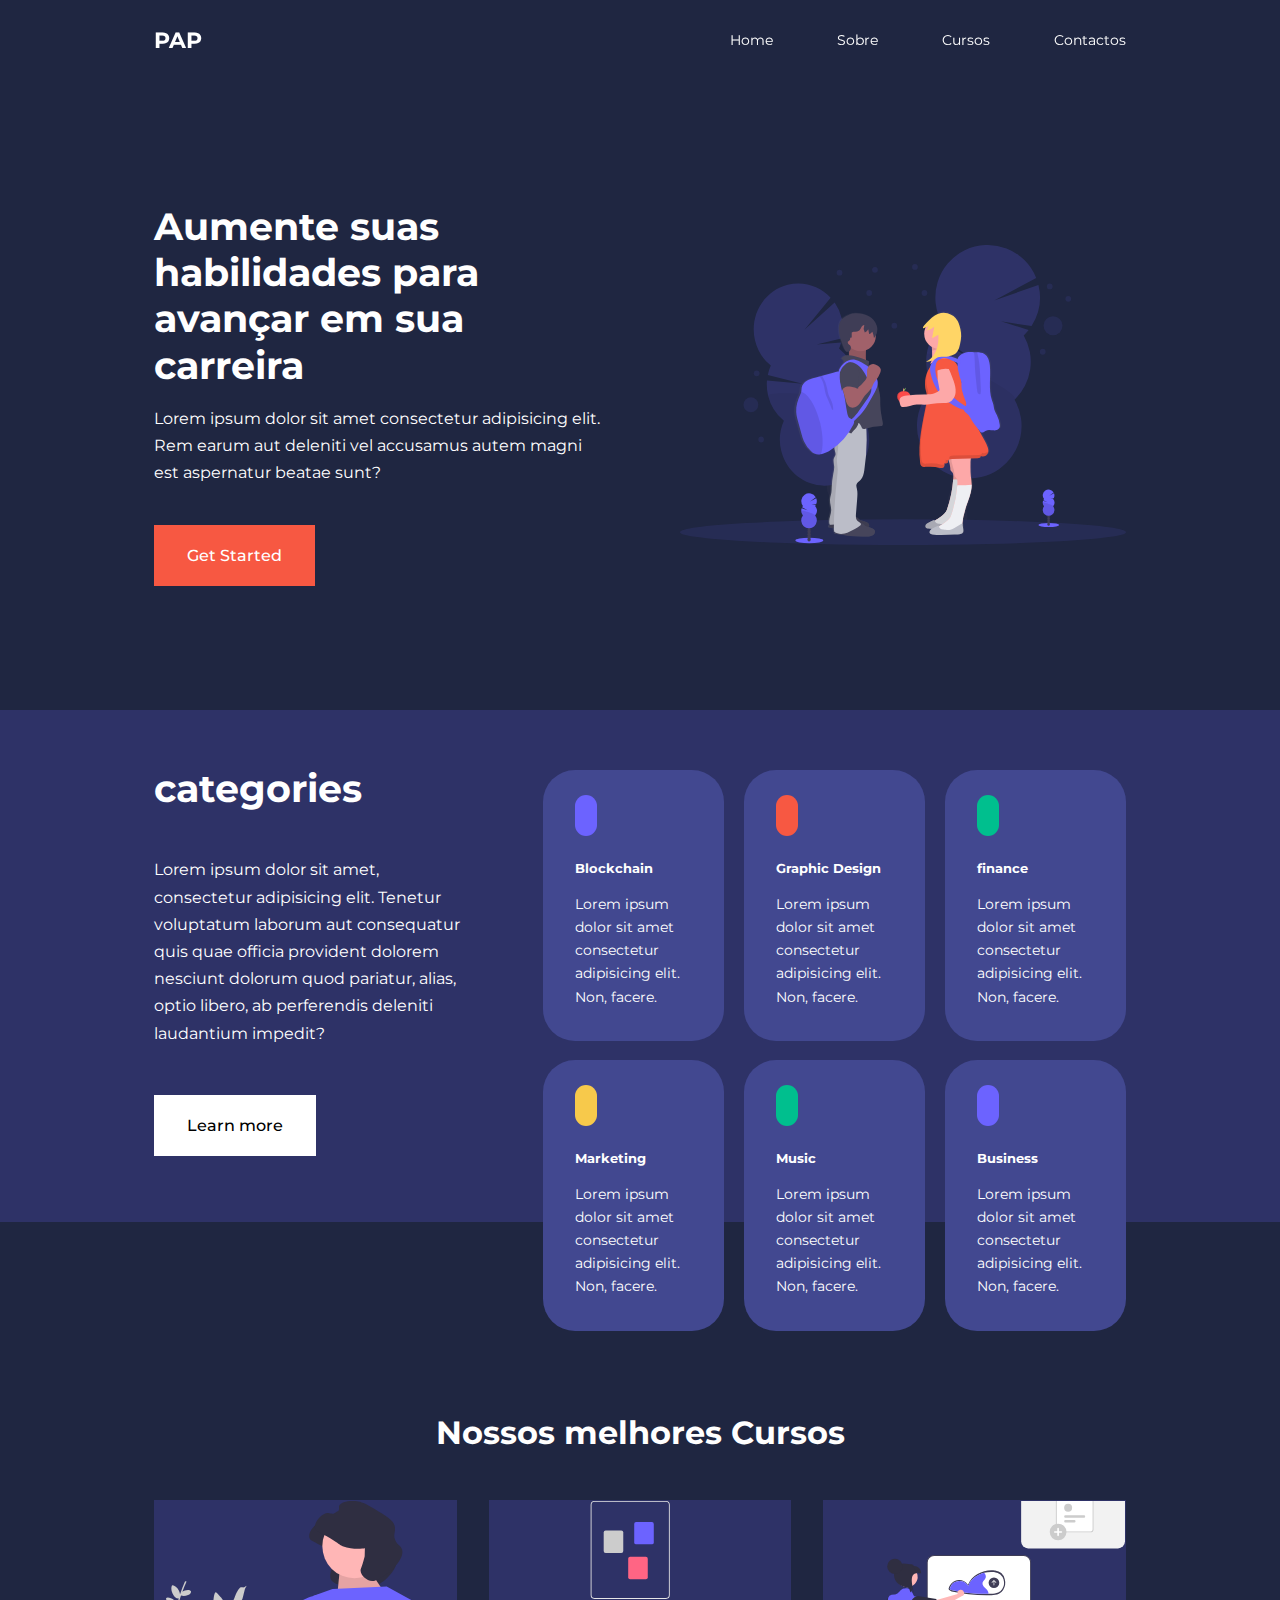
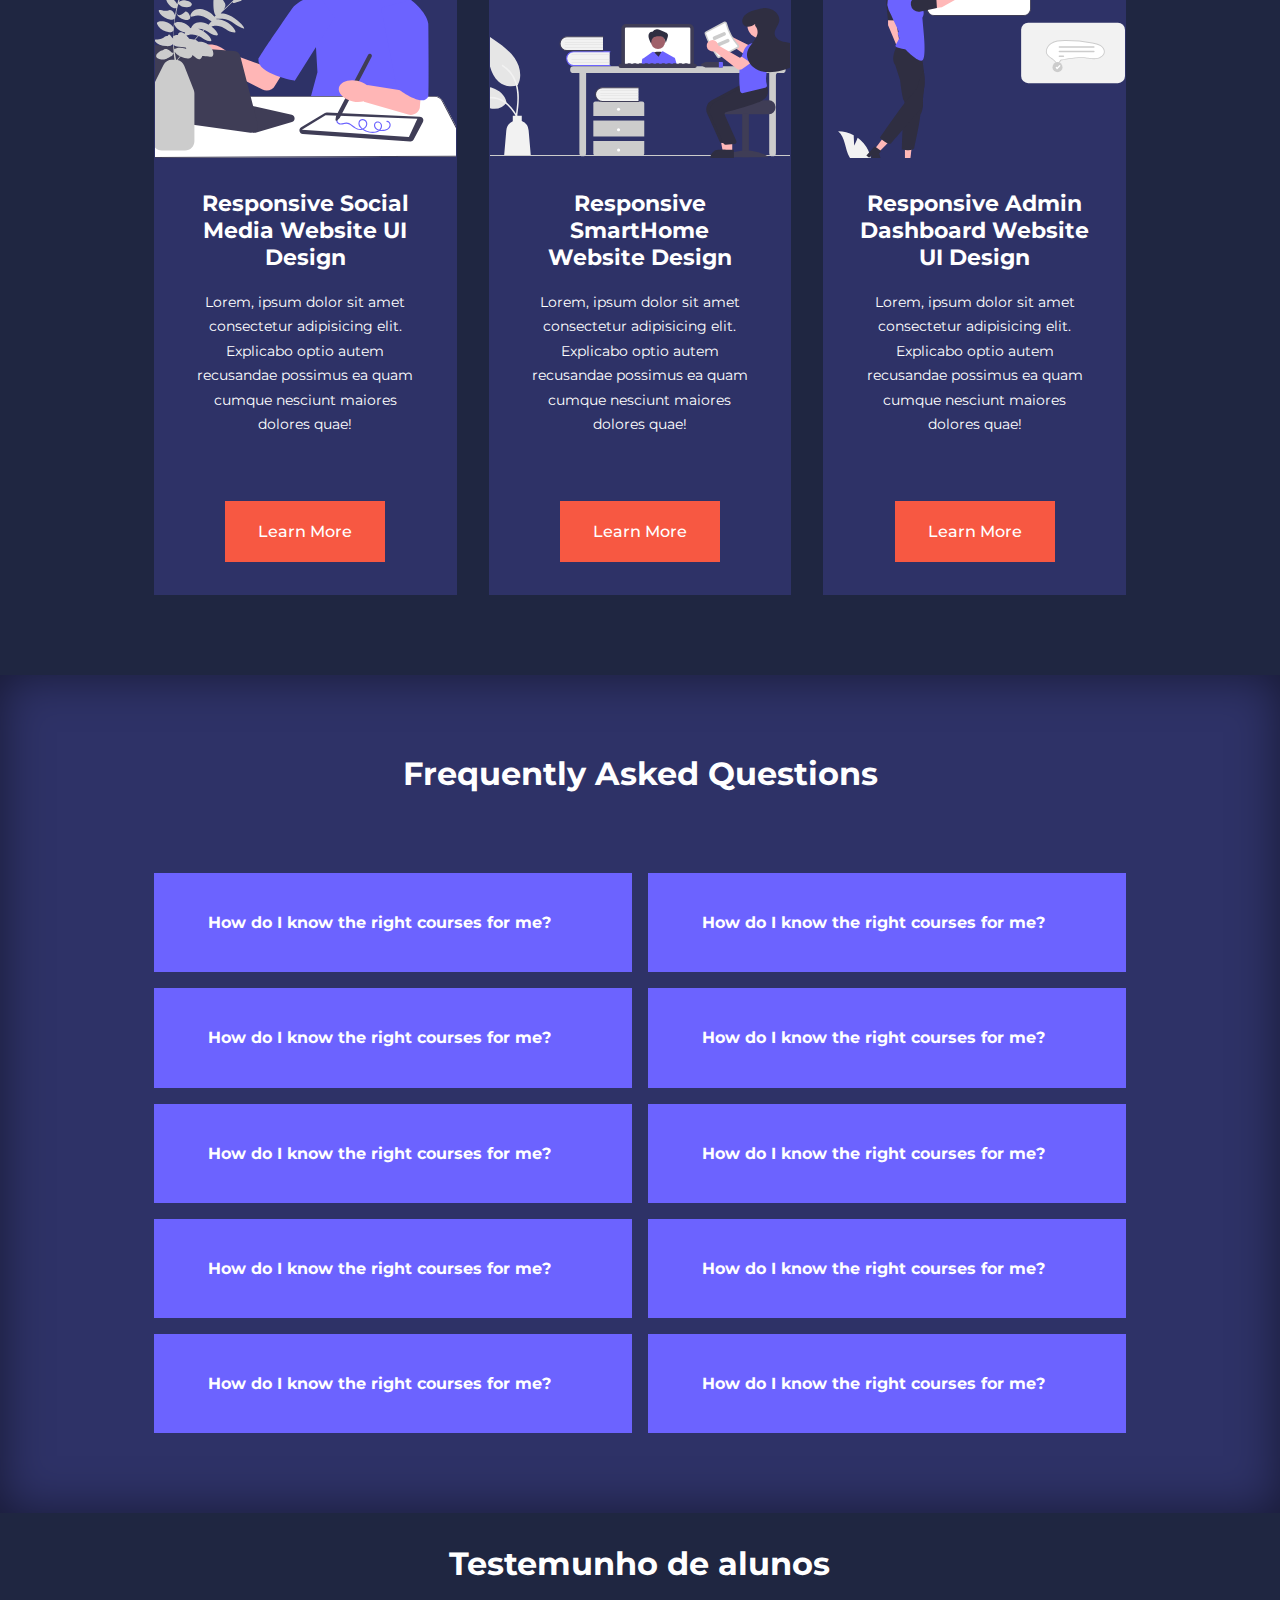
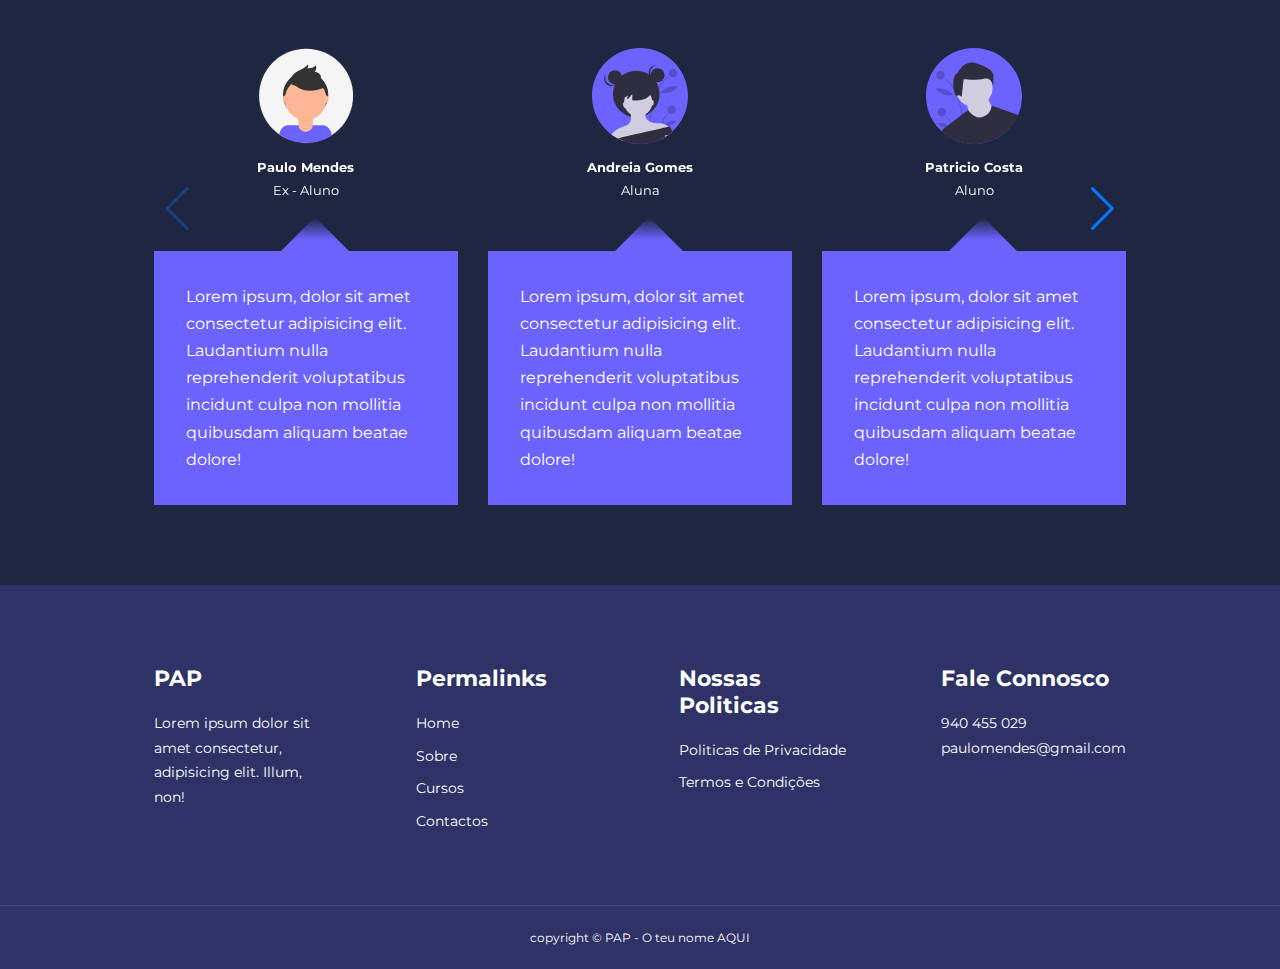
<file: index.html>
<!DOCTYPE html>
<html lang="pt">
  <head>
    <meta charset="UTF-8" />
    <meta http-equiv="X-UA-Compatible" content="IE=edge" />
    <meta name="viewport" content="width=device-width, initial-scale=1.0" />
    <title>PAP</title>
    <!-- ICONSCOUT CDN -->
    <link
      rel="stylesheet"
      href="https://unicons.iconscout.com/release/v2.1.6/css/unicons.css"
    />

    <!-- GOOGLE FONTS (MONTSERRAT) -->
    <link rel="preconnect" href="https://fonts.googleapis.com" />
    <link rel="preconnect" href="https://fonts.gstatic.com" crossorigin />
    <link
      href="https://fonts.googleapis.com/css2?family=Montserrat:wght@300;400;500;600;700;800;900&display=swap"
      rel="stylesheet"
    />

    <!-- SWIPER JS -->
    <link
      rel="stylesheet"
      href="https://cdn.jsdelivr.net/npm/swiper@8/swiper-bundle.min.css"
    />

    <!-- main css -HOME- -->
    <link rel="stylesheet" href="./css/style.css" />
  </head>
  <body>
    <nav>
      <div class="container nav__container">
        <a href="index.html"><h4>PAP</h4></a>
        <ul class="nav__menu">
          <li><a href="index.html">Home</a></li>
          <li><a href="sobre.html">Sobre</a></li>
          <li><a href="cursos.html">Cursos</a></li>
          <li><a href="contatos.html">Contactos</a></li>
        </ul>
        <div class="btn" role="button" id="open-menu-btn">
          <i class="uil uil-bars" title="Open Menu"></i>
        </div>
        <div class="btn" role="button" id="close-menu-btn" title="Close Menu">
          <i class="uil uil-multiply"></i>
        </div>
      </div>
    </nav>
    <!-- ============= END OF NAVBAR ============= -->
    <header>
      <div class="container header__container">
        <div class="header__left">
          <h1>Aumente suas habilidades para avançar em sua carreira</h1>
          <p>
            Lorem ipsum dolor sit amet consectetur adipisicing elit. Rem earum
            aut deleniti vel accusamus autem magni est aspernatur beatae sunt?
          </p>
          <a href="cursos.html" class="btn btn-primary">Get Started</a>
        </div>
        <div class="header__right">
          <div class="header__right-img">
            <img src="./imagens/header.svg" alt="little boys" />
          </div>
        </div>
      </div>
    </header>
    <!-- ============= END OF HEADER ============= -->
    <section class="categories">
      <div class="container categories__container">
        <div class="categories__left">
          <h1>categories</h1>
          <p>
            Lorem ipsum dolor sit amet, consectetur adipisicing elit. Tenetur
            voluptatum laborum aut consequatur quis quae officia provident
            dolorem nesciunt dolorum quod pariatur, alias, optio libero, ab
            perferendis deleniti laudantium impedit?
          </p>
          <a href="#" class="btn">Learn more</a>
        </div>
        <div class="categories__right">
          <article class="category">
            <span class="category__icon"
              ><i class="uil uil-bitcoin-circle"></i
            ></span>
            <h5>Blockchain</h5>
            <p>
              Lorem ipsum dolor sit amet consectetur adipisicing elit. Non,
              facere.
            </p>
          </article>

          <article class="category">
            <span class="category__icon"><i class="uil uil-palette"></i></span>
            <h5>Graphic Design</h5>
            <p>
              Lorem ipsum dolor sit amet consectetur adipisicing elit. Non,
              facere.
            </p>
          </article>

          <article class="category">
            <span class="category__icon"
              ><i class="uil uil-usd-circle"></i
            ></span>
            <h5>finance</h5>
            <p>
              Lorem ipsum dolor sit amet consectetur adipisicing elit. Non,
              facere.
            </p>
          </article>

          <article class="category">
            <span class="category__icon"
              ><i class="uil uil-megaphone"></i
            ></span>
            <h5>Marketing</h5>
            <p>
              Lorem ipsum dolor sit amet consectetur adipisicing elit. Non,
              facere.
            </p>
          </article>
          <article class="category">
            <span class="category__icon"><i class="uil uil-music"></i></span>
            <h5>Music</h5>
            <p>
              Lorem ipsum dolor sit amet consectetur adipisicing elit. Non,
              facere.
            </p>
          </article>
          <article class="category">
            <span class="category__icon"
              ><i class="uil uil-puzzle-piece"></i
            ></span>
            <h5>Business</h5>
            <p>
              Lorem ipsum dolor sit amet consectetur adipisicing elit. Non,
              facere.
            </p>
          </article>
        </div>
      </div>
    </section>
    <!-- ============= END OF HEADER ============= -->

    <section class="courses">
      <h2>Nossos melhores Cursos</h2>
      <div class="container courses__container">
        <article class="course">
          <div class="course__image">
            <img src="./imagens/image1.svg" alt="simple learning image" />
          </div>
          <div class="course__info">
            <h4>Responsive Social Media Website UI Design</h4>
            <p>
              Lorem, ipsum dolor sit amet consectetur adipisicing elit.
              Explicabo optio autem recusandae possimus ea quam cumque nesciunt
              maiores dolores quae!
            </p>
          </div>
          <a href="cursos.html" class="btn btn-primary">Learn More</a>
        </article>

        <article class="course">
          <div class="course__image">
            <img src="./imagens/image2.svg" alt="simple learning image" />
          </div>
          <div class="course__info">
            <h4>Responsive SmartHome Website Design</h4>
            <p>
              Lorem, ipsum dolor sit amet consectetur adipisicing elit.
              Explicabo optio autem recusandae possimus ea quam cumque nesciunt
              maiores dolores quae!
            </p>
          </div>
          <a href="cursos.html" class="btn btn-primary">Learn More</a>
        </article>

        <article class="course">
          <div class="course__image">
            <img src="./imagens/image3.svg" alt="simple learning image" />
          </div>
          <div class="course__info">
            <h4>Responsive Admin Dashboard Website UI Design</h4>
            <p>
              Lorem, ipsum dolor sit amet consectetur adipisicing elit.
              Explicabo optio autem recusandae possimus ea quam cumque nesciunt
              maiores dolores quae!
            </p>
          </div>
          <a href="cursos.html" class="btn btn-primary">Learn More</a>
        </article>
      </div>
    </section>
    <!-- ============= END OF COURSES ============= -->

    <section class="faqs">
      <h2>Frequently Asked Questions</h2>
      <div class="container faqs__container">
        <article class="faq">
          <div class="faq__icon">
            <i class="uil uil-plus"></i>
          </div>
          <div class="question__answer">
            <h4>How do I know the right courses for me?</h4>
            <p>
              Lorem ipsum dolor sit amet consectetur adipisicing elit. Eaque
              consequatur rem sapiente aspernatur, libero asperiores
              reprehenderit voluptatum nesciunt dolorum maxime?
            </p>
          </div>
        </article>
        <article class="faq">
          <div class="faq__icon">
            <i class="uil uil-plus"></i>
          </div>
          <div class="question__answer">
            <h4>How do I know the right courses for me?</h4>
            <p>
              Lorem ipsum dolor sit amet consectetur adipisicing elit. Eaque
              consequatur rem sapiente aspernatur, libero asperiores
              reprehenderit voluptatum nesciunt dolorum maxime?
            </p>
          </div>
        </article>
        <article class="faq">
          <div class="faq__icon">
            <i class="uil uil-plus"></i>
          </div>
          <div class="question__answer">
            <h4>How do I know the right courses for me?</h4>
            <p>
              Lorem ipsum dolor sit amet consectetur adipisicing elit. Eaque
              consequatur rem sapiente aspernatur, libero asperiores
              reprehenderit voluptatum nesciunt dolorum maxime?
            </p>
          </div>
        </article>
        <article class="faq">
          <div class="faq__icon">
            <i class="uil uil-plus"></i>
          </div>
          <div class="question__answer">
            <h4>How do I know the right courses for me?</h4>
            <p>
              Lorem ipsum dolor sit amet consectetur adipisicing elit. Eaque
              consequatur rem sapiente aspernatur, libero asperiores
              reprehenderit voluptatum nesciunt dolorum maxime?
            </p>
          </div>
        </article>
        <article class="faq">
          <div class="faq__icon">
            <i class="uil uil-plus"></i>
          </div>
          <div class="question__answer">
            <h4>How do I know the right courses for me?</h4>
            <p>
              Lorem ipsum dolor sit amet consectetur adipisicing elit. Eaque
              consequatur rem sapiente aspernatur, libero asperiores
              reprehenderit voluptatum nesciunt dolorum maxime?
            </p>
          </div>
        </article>
        <article class="faq">
          <div class="faq__icon">
            <i class="uil uil-plus"></i>
          </div>
          <div class="question__answer">
            <h4>How do I know the right courses for me?</h4>
            <p>
              Lorem ipsum dolor sit amet consectetur adipisicing elit. Eaque
              consequatur rem sapiente aspernatur, libero asperiores
              reprehenderit voluptatum nesciunt dolorum maxime?
            </p>
          </div>
        </article>
        <article class="faq">
          <div class="faq__icon">
            <i class="uil uil-plus"></i>
          </div>
          <div class="question__answer">
            <h4>How do I know the right courses for me?</h4>
            <p>
              Lorem ipsum dolor sit amet consectetur adipisicing elit. Eaque
              consequatur rem sapiente aspernatur, libero asperiores
              reprehenderit voluptatum nesciunt dolorum maxime?
            </p>
          </div>
        </article>
        <article class="faq">
          <div class="faq__icon">
            <i class="uil uil-plus"></i>
          </div>
          <div class="question__answer">
            <h4>How do I know the right courses for me?</h4>
            <p>
              Lorem ipsum dolor sit amet consectetur adipisicing elit. Eaque
              consequatur rem sapiente aspernatur, libero asperiores
              reprehenderit voluptatum nesciunt dolorum maxime?
            </p>
          </div>
        </article>
        <article class="faq">
          <div class="faq__icon">
            <i class="uil uil-plus"></i>
          </div>
          <div class="question__answer">
            <h4>How do I know the right courses for me?</h4>
            <p>
              Lorem ipsum dolor sit amet consectetur adipisicing elit. Eaque
              consequatur rem sapiente aspernatur, libero asperiores
              reprehenderit voluptatum nesciunt dolorum maxime?
            </p>
          </div>
        </article>
        <article class="faq">
          <div class="faq__icon">
            <i class="uil uil-plus"></i>
          </div>
          <div class="question__answer">
            <h4>How do I know the right courses for me?</h4>
            <p>
              Lorem ipsum dolor sit amet consectetur adipisicing elit. Eaque
              consequatur rem sapiente aspernatur, libero asperiores
              reprehenderit voluptatum nesciunt dolorum maxime?
            </p>
          </div>
        </article>
      </div>
    </section>
    <!-- ============= END OF FAQs ============= -->

    <section class="container testimonials__container mySwiper">
      <h2>Testemunho de alunos</h2>
      <div class="swiper-wrapper">
        <article class="testimonial swiper-slide">
          <div class="avatar">
            <img src="./imagens/avatar1.svg" alt="avatar" />
          </div>
          <div class="testimonial__info">
            <h5>Paulo Mendes</h5>
            <small>Ex - Aluno</small>
          </div>
          <div class="testimonial__body">
            <p>
              Lorem ipsum, dolor sit amet consectetur adipisicing elit.
              Laudantium nulla reprehenderit voluptatibus incidunt culpa non
              mollitia quibusdam aliquam beatae dolore!
            </p>
          </div>
        </article>

        <article class="testimonial swiper-slide">
          <div class="avatar">
            <img src="./imagens/avatar2.svg" alt="avatar" />
          </div>
          <div class="testimonial__info">
            <h5>Andreia Gomes</h5>
            <small>Aluna</small>
          </div>
          <div class="testimonial__body">
            <p>
              Lorem ipsum, dolor sit amet consectetur adipisicing elit.
              Laudantium nulla reprehenderit voluptatibus incidunt culpa non
              mollitia quibusdam aliquam beatae dolore!
            </p>
          </div>
        </article>

        <article class="testimonial swiper-slide">
          <div class="avatar">
            <img src="./imagens/avatar3.svg" alt="avatar" />
          </div>
          <div class="testimonial__info">
            <h5>Patricio Costa</h5>
            <small>Aluno</small>
          </div>
          <div class="testimonial__body">
            <p>
              Lorem ipsum, dolor sit amet consectetur adipisicing elit.
              Laudantium nulla reprehenderit voluptatibus incidunt culpa non
              mollitia quibusdam aliquam beatae dolore!
            </p>
          </div>
        </article>

        <article class="testimonial swiper-slide">
          <div class="avatar">
            <img src="./imagens/avatar4.svg" alt="avatar" />
          </div>
          <div class="testimonial__info">
            <h5>Silver Mendes</h5>
            <small>Expert</small>
          </div>
          <div class="testimonial__body">
            <p>
              Lorem ipsum, dolor sit amet consectetur adipisicing elit.
              Laudantium nulla reprehenderit voluptatibus incidunt culpa non
              mollitia quibusdam aliquam beatae dolore!
            </p>
          </div>
        </article>

        <article class="testimonial swiper-slide">
          <div class="avatar">
            <img src="./imagens/avatar5.svg" alt="avatar" />
          </div>
          <div class="testimonial__info">
            <h5>Cátia Costa</h5>
            <small>Expert</small>
          </div>
          <div class="testimonial__body">
            <p>
              Lorem ipsum, dolor sit amet consectetur adipisicing elit.
              Laudantium nulla reprehenderit voluptatibus incidunt culpa non
              mollitia quibusdam aliquam beatae dolore!
            </p>
          </div>
        </article>
      </div>
      <div class="swiper-button-next"></div>
      <div class="swiper-button-prev"></div>
    </section>
    <!-- ============= END OF TESTIMONIALS ============= -->

    <footer class="footer">
      <div class="container footer__container">
        <div class="footer__1">
          <a href="index.html" class="footer__logo"><h4>PAP</h4></a>
          <p>
            Lorem ipsum dolor sit amet consectetur, adipisicing elit. Illum,
            non!
          </p>
        </div>

        <div class="footer__2">
          <h4>Permalinks</h4>
          <ul class="permalinks">
            <li><a href="index.html">Home</a></li>
            <li><a href="sobre.html">Sobre</a></li>
            <li><a href="cursos.html">Cursos</a></li>
            <li><a href="contatos.html">Contactos</a></li>
          </ul>
        </div>

        <div class="footer__3">
          <h4>Nossas Politicas</h4>
          <ul class="permalinks">
            <li><a href="#">Politicas de Privacidade</a></li>
            <li><a href="#">Termos e Condições</a></li>
          </ul>
        </div>

        <div class="footer__4">
          <h4>Fale Connosco</h4>
          <div>
            <p>940 455 029</p>
            <p>paulomendes@gmail.com</p>
          </div>
          <ul class="footer__socials">
            <li>
              <a href="#"><i class="uil uil-facebook-f"></i></a>
            </li>
            <li>
              <a href="#"><i class="uil uil-instagram-alt"></i></a>
            </li>
            <li>
              <a href="#"><i class="uil uil-twitter"></i></a>
            </li>
            <li>
              <a href="#"><i class="uil uil-linkedin-alt"></i></a>
            </li>
          </ul>
        </div>
      </div>
      <div class="footer__copyright">
        <small>copyright &copy; PAP - O teu nome AQUI</small>
      </div>
    </footer>

    <script src="https://cdn.jsdelivr.net/npm/swiper@8/swiper-bundle.min.js"></script>
    <script src="./main.js"></script>
    <script>
      var swiper = new Swiper(".mySwiper", {
        slidesPerView: 1,
        spaceBetween: 30,
        navigation: {
          nextEl: ".swiper-button-next",
          prevEl: ".swiper-button-prev",
        },

        // when window width is >= 600px
        breakpoints: {
          700: {
            slidesPerView: 2,
          },

          // when window width is >= 1000px
          1000: {
            slidesPerView: 3,
          },
        },
      });
    </script>
  </body>
</html>
</file>
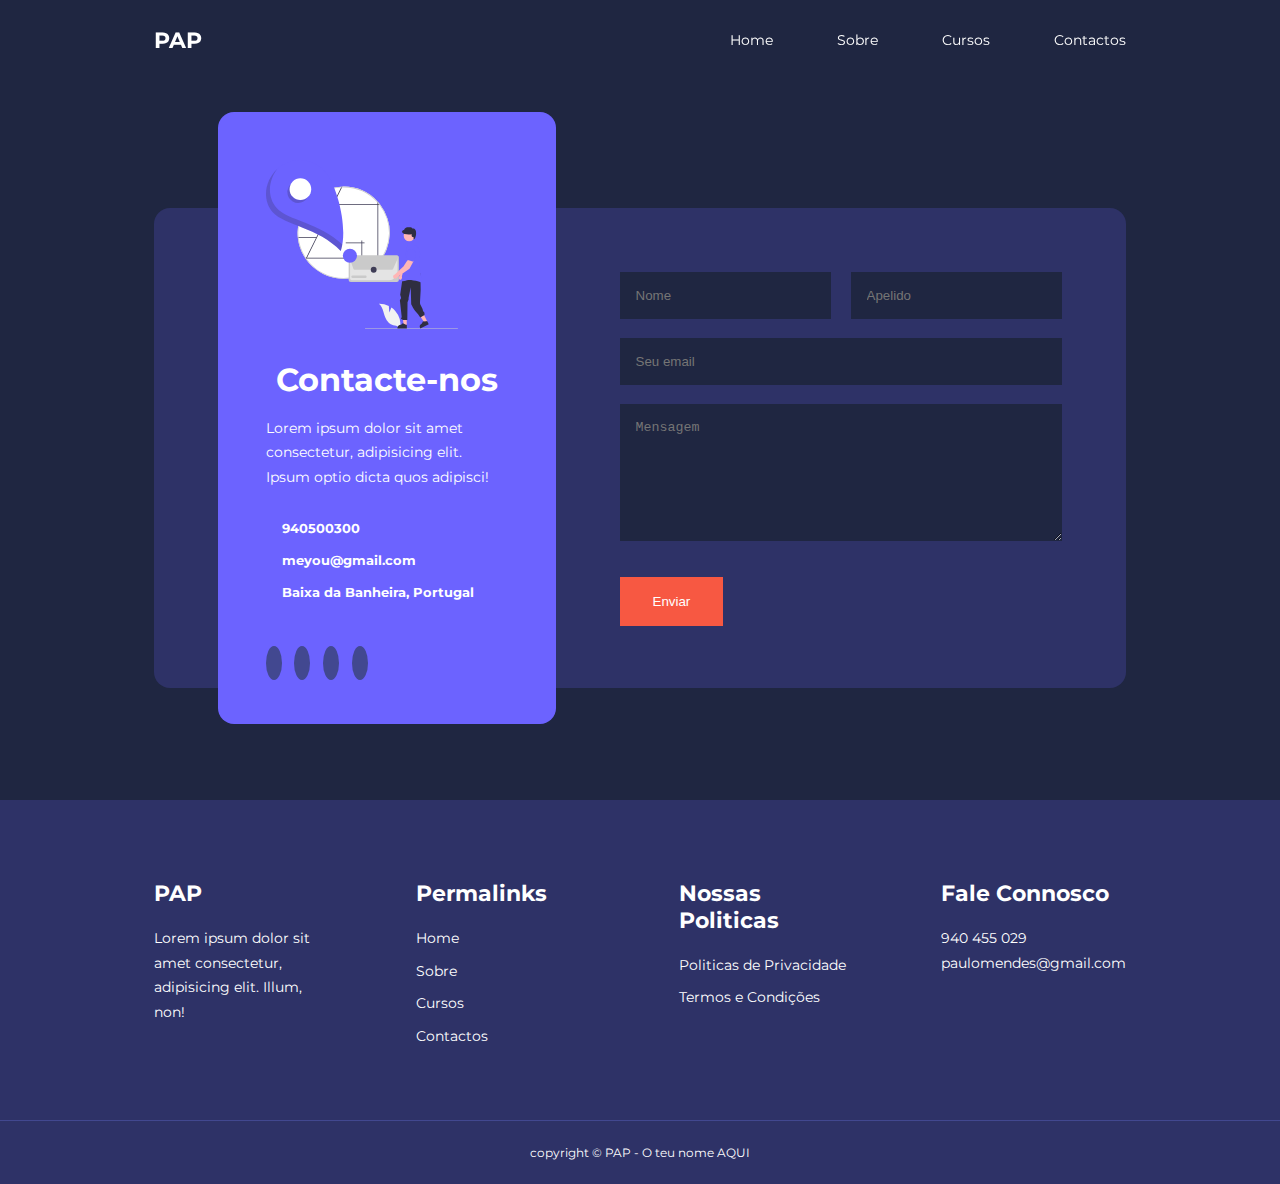
<file: contatos.html>
<!DOCTYPE html>
<html lang="en">
  <head>
    <meta charset="UTF-8" />
    <meta http-equiv="X-UA-Compatible" content="IE=edge" />
    <meta name="viewport" content="width=device-width, initial-scale=1.0" />
    <title>PAP</title>
    <!-- ICONSCOUT CDN -->
    <link
      rel="stylesheet"
      href="https://unicons.iconscout.com/release/v2.1.6/css/unicons.css"
    />

    <!-- GOOGLE FONTS (MONTSERRAT) -->
    <link rel="preconnect" href="https://fonts.googleapis.com" />
    <link rel="preconnect" href="https://fonts.gstatic.com" crossorigin />
    <link
      href="https://fonts.googleapis.com/css2?family=Montserrat:wght@300;400;500;600;700;800;900&display=swap"
      rel="stylesheet"
    />

    <link rel="stylesheet" href="./css/style.css" />
    <link rel="stylesheet" href="./css/contatos.css" />
  </head>
  <body>
    <nav>
      <div class="container nav__container">
        <a href="index.html"><h4>PAP</h4></a>
        <ul class="nav__menu">
          <li><a href="index.html">Home</a></li>
          <li><a href="sobre.html">Sobre</a></li>
          <li><a href="cursos.html">Cursos</a></li>
          <li><a href="contatos.html">Contactos</a></li>
        </ul>
        <div class="btn" role="button" id="open-menu-btn">
          <i class="uil uil-bars" title="Open Menu"></i>
        </div>
        <div class="btn" role="button" id="close-menu-btn" title="Close Menu">
          <i class="uil uil-multiply"></i>
        </div>
      </div>
    </nav>
    <!-- ========= END OF NAVBAR ========= -->

    <section class="contact">
      <div class="container contact__container">
        <aside class="contact__aside">
          <div class="aside__image">
            <img src="./imagens/contact.svg" alt="icon contact" />
          </div>
          <h2>Contacte-nos</h2>
          <p>
            Lorem ipsum dolor sit amet consectetur, adipisicing elit. Ipsum
            optio dicta quos adipisci!
          </p>
          <ul class="contact__details">
            <li>
              <i class="uil uil-phone-times"></i>
              <h5>940500300</h5>
            </li>
            <li>
              <i class="uil uil-envelope"></i>
              <h5>meyou@gmail.com</h5>
            </li>
            <li>
              <i class="uil uil-location-point"></i>
              <h5>Baixa da Banheira, Portugal</h5>
            </li>
          </ul>
          <ul class="contact__socials">
            <li>
              <a href="#"><i class="uil uil-facebook-f"></i></a>
            </li>
            <li>
              <a href="#"><i class="uil uil-instagram-alt"></i></a>
            </li>
            <li>
              <a href="#"><i class="uil uil-twitter"></i></a>
            </li>
            <li>
              <a href="#"><i class="uil uil-linkedin-alt"></i></a>
            </li>
          </ul>
        </aside>

        <form action="" class="contact__form">
          <div class="form__name">
            <input
              type="text"
              name="First name"
              placeholder="Nome"
              required
              aria-label="Nome"
            />
            <input
              type="text"
              name="Last name"
              placeholder="Apelido"
              required
            />
          </div>
          <input
            type="email"
            name="Email Address"
            placeholder="Seu email"
            required
          />
          <textarea
            name="Message"
            rows="7"
            placeholder="Mensagem"
            required
          ></textarea>
          <button type="submit" class="btn btn-primary">Enviar</button>
        </form>
      </div>
    </section>

    <footer class="footer">
      <div class="container footer__container">
        <div class="footer__1">
          <a href="index.html" class="footer__logo"><h4>PAP</h4></a>
          <p>
            Lorem ipsum dolor sit amet consectetur, adipisicing elit. Illum,
            non!
          </p>
        </div>

        <div class="footer__2">
          <h4>Permalinks</h4>
          <ul class="permalinks">
            <li><a href="index.html">Home</a></li>
            <li><a href="sobre.html">Sobre</a></li>
            <li><a href="cursos.html">Cursos</a></li>
            <li><a href="contatos.html">Contactos</a></li>
          </ul>
        </div>

        <div class="footer__3">
          <h4>Nossas Politicas</h4>
          <ul class="permalinks">
            <li><a href="#">Politicas de Privacidade</a></li>
            <li><a href="#">Termos e Condições</a></li>
          </ul>
        </div>

        <div class="footer__4">
          <h4>Fale Connosco</h4>
          <div>
            <p>940 455 029</p>
            <p>paulomendes@gmail.com</p>
          </div>
          <ul class="footer__socials">
            <li>
              <a href="#"><i class="uil uil-facebook-f"></i></a>
            </li>
            <li>
              <a href="#"><i class="uil uil-instagram-alt"></i></a>
            </li>
            <li>
              <a href="#"><i class="uil uil-twitter"></i></a>
            </li>
            <li>
              <a href="#"><i class="uil uil-linkedin-alt"></i></a>
            </li>
          </ul>
        </div>
      </div>
      <div class="footer__copyright">
        <small>copyright &copy; PAP - O teu nome AQUI</small>
      </div>
    </footer>

    <script src="./main.js"></script>
  </body>
</html>
</file>
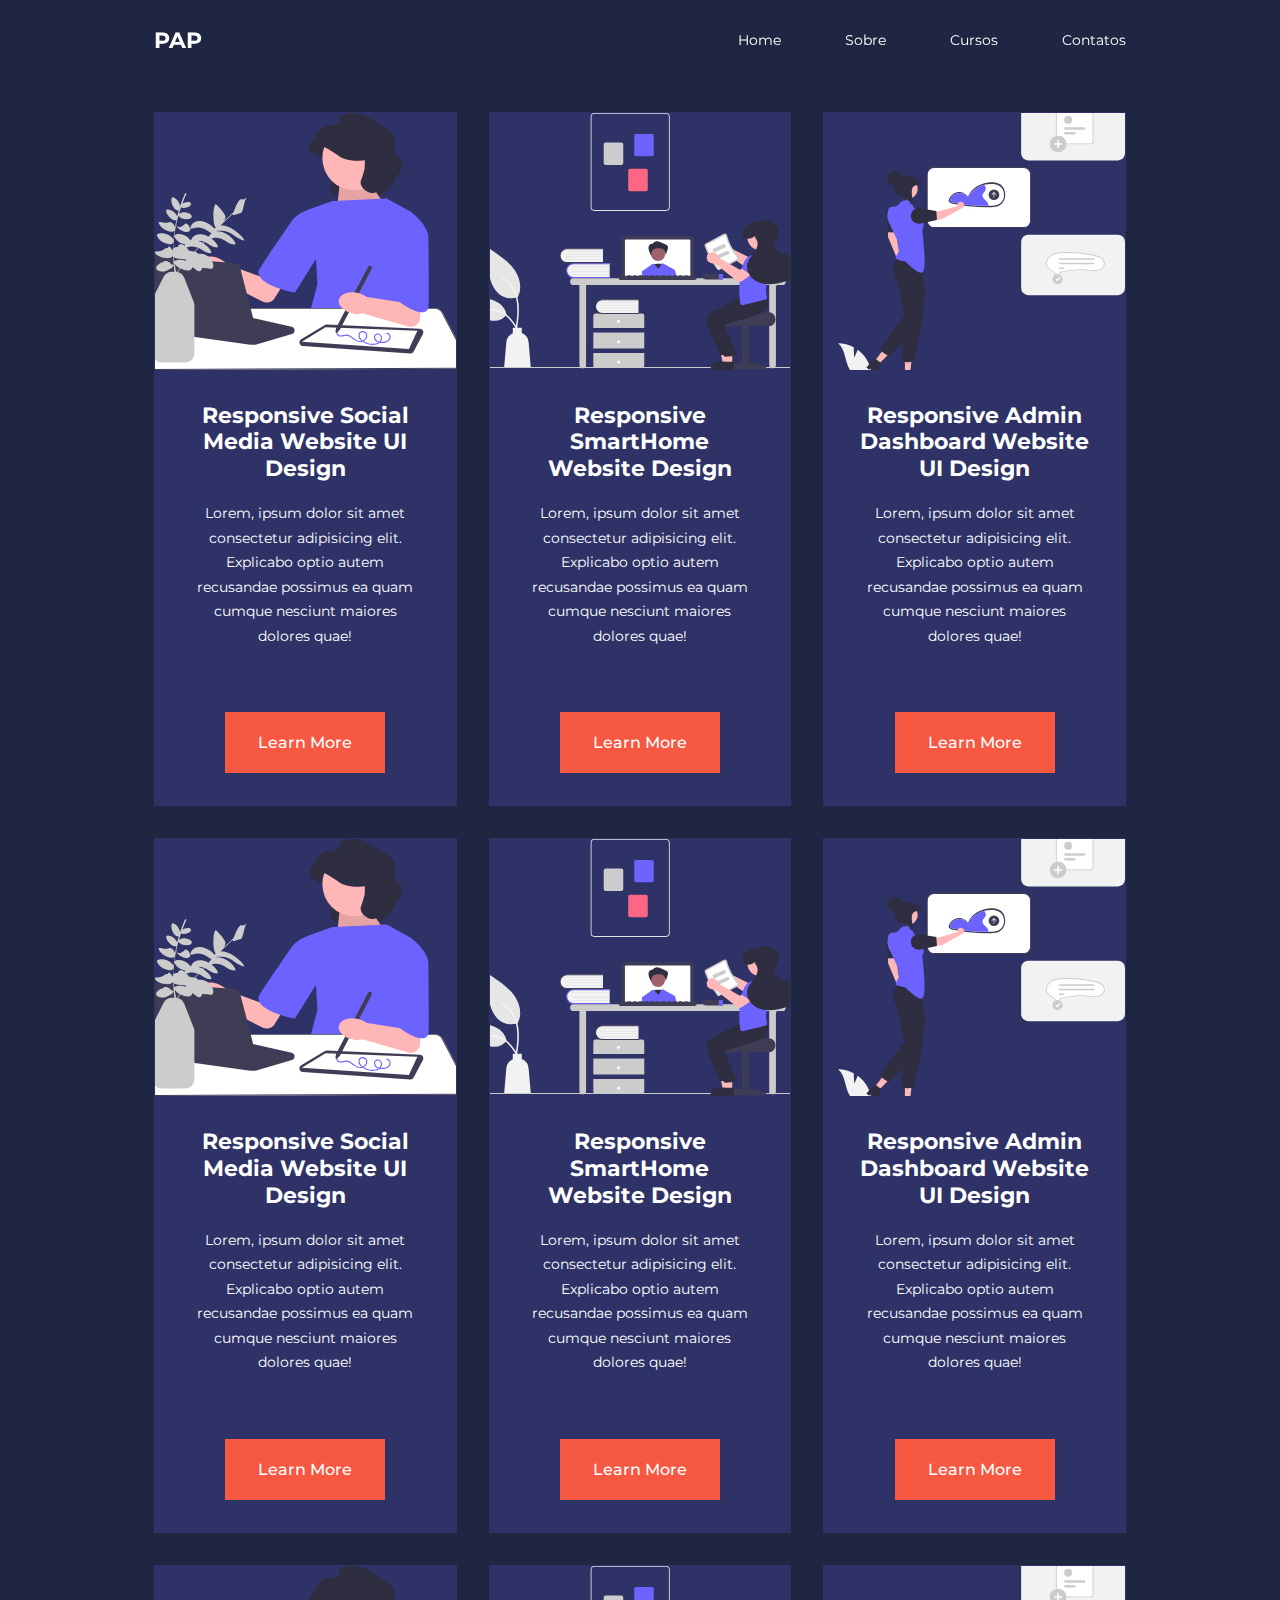
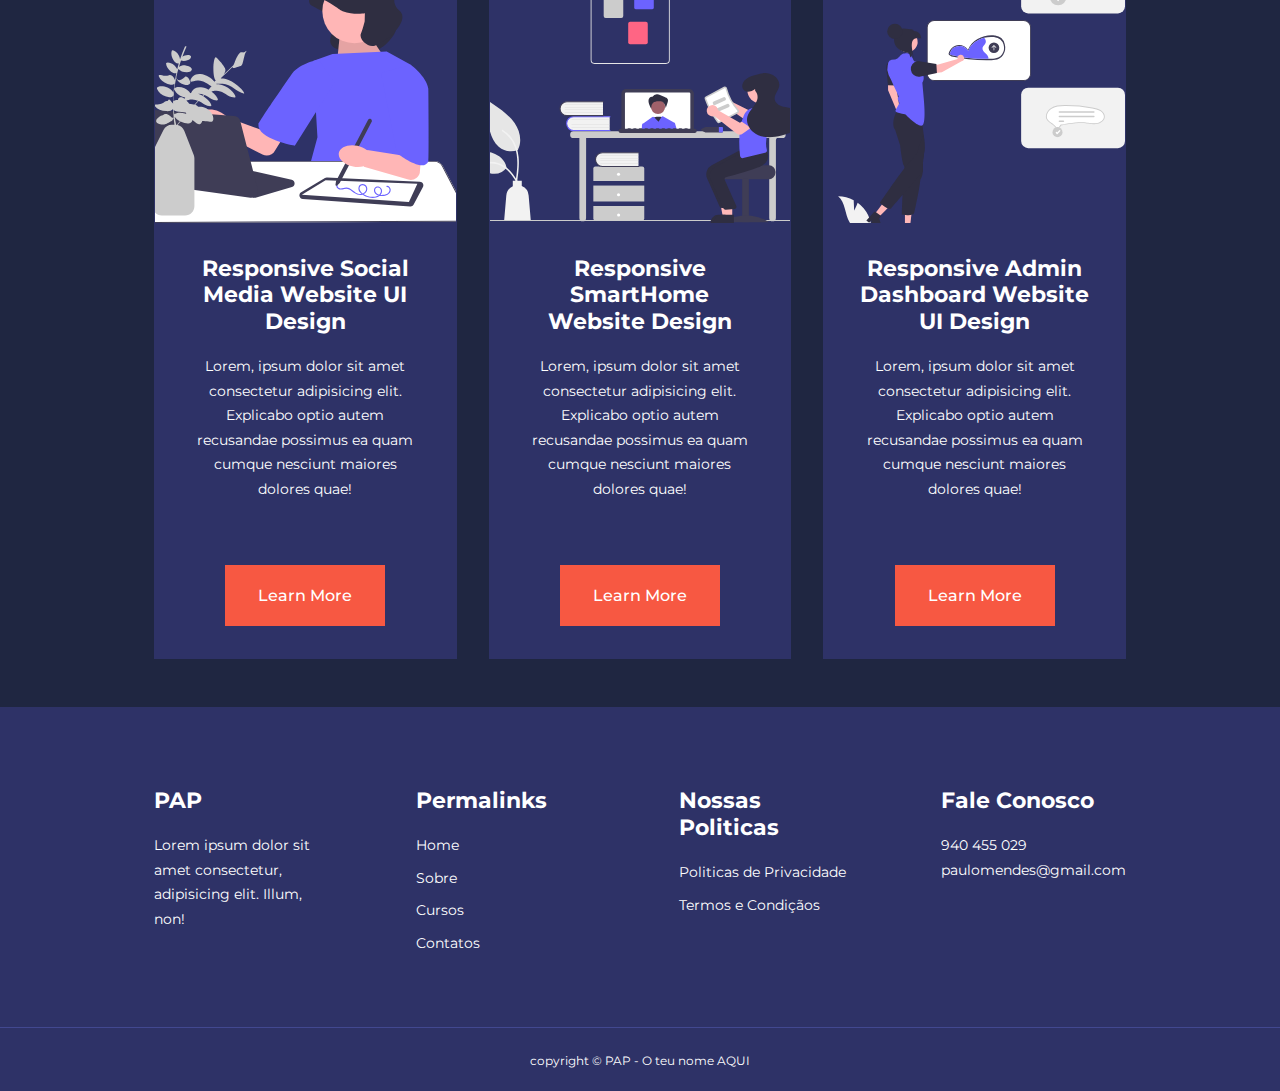
<file: cursos.html>
<!DOCTYPE html>
<html lang="en">
  <head>
    <meta charset="UTF-8" />
    <meta http-equiv="X-UA-Compatible" content="IE=edge" />
    <meta name="viewport" content="width=device-width, initial-scale=1.0" />
    <title>PAP</title>
    <!-- ICONSCOUT CDN -->
    <link
      rel="stylesheet"
      href="https://unicons.iconscout.com/release/v2.1.6/css/unicons.css"
    />

    <!-- GOOGLE FONTS (MONTSERRAT) -->
    <link rel="preconnect" href="https://fonts.googleapis.com" />
    <link rel="preconnect" href="https://fonts.gstatic.com" crossorigin />
    <link
      href="https://fonts.googleapis.com/css2?family=Montserrat:wght@300;400;500;600;700;800;900&display=swap"
      rel="stylesheet"
    />

    <link rel="stylesheet" href="./css/style.css" />
    <style>
      .courses {
        margin-top: 7rem;
        margin-bottom: 3rem;
      }
    </style>
  </head>
  <body>
    <nav>
      <div class="container nav__container">
        <a href="index.html"><h4>PAP</h4></a>
        <ul class="nav__menu">
          <li><a href="index.html">Home</a></li>
          <li><a href="sobre.html">Sobre</a></li>
          <li><a href="cursos.html">Cursos</a></li>
          <li><a href="contatos.html">Contatos</a></li>
        </ul>
        <div class="btn" role="button" id="open-menu-btn">
          <i class="uil uil-bars" title="Open Menu"></i>
        </div>
        <div class="btn" role="button" id="close-menu-btn" title="Close Menu">
          <i class="uil uil-multiply"></i>
        </div>
      </div>
    </nav>

    <section class="courses">
      <div class="container courses__container">
        <article class="course">
          <div class="course__image">
            <img src="./imagens/image1.svg" alt="simple learning image" />
          </div>
          <div class="course__info">
            <h4>Responsive Social Media Website UI Design</h4>
            <p>
              Lorem, ipsum dolor sit amet consectetur adipisicing elit.
              Explicabo optio autem recusandae possimus ea quam cumque nesciunt
              maiores dolores quae!
            </p>
          </div>
          <a href="cursos.html" class="btn btn-primary">Learn More</a>
        </article>

        <article class="course">
          <div class="course__image">
            <img src="./imagens/image2.svg" alt="simple learning image" />
          </div>
          <div class="course__info">
            <h4>Responsive SmartHome Website Design</h4>
            <p>
              Lorem, ipsum dolor sit amet consectetur adipisicing elit.
              Explicabo optio autem recusandae possimus ea quam cumque nesciunt
              maiores dolores quae!
            </p>
          </div>
          <a href="cursos.html" class="btn btn-primary">Learn More</a>
        </article>

        <article class="course">
          <div class="course__image">
            <img src="./imagens/image3.svg" alt="simple learning image" />
          </div>
          <div class="course__info">
            <h4>Responsive Admin Dashboard Website UI Design</h4>
            <p>
              Lorem, ipsum dolor sit amet consectetur adipisicing elit.
              Explicabo optio autem recusandae possimus ea quam cumque nesciunt
              maiores dolores quae!
            </p>
          </div>
          <a href="cursos.html" class="btn btn-primary">Learn More</a>
        </article>

        <article class="course">
          <div class="course__image">
            <img src="./imagens/image1.svg" alt="simple learning image" />
          </div>
          <div class="course__info">
            <h4>Responsive Social Media Website UI Design</h4>
            <p>
              Lorem, ipsum dolor sit amet consectetur adipisicing elit.
              Explicabo optio autem recusandae possimus ea quam cumque nesciunt
              maiores dolores quae!
            </p>
          </div>
          <a href="cursos.html" class="btn btn-primary">Learn More</a>
        </article>

        <article class="course">
          <div class="course__image">
            <img src="./imagens/image2.svg" alt="simple learning image" />
          </div>
          <div class="course__info">
            <h4>Responsive SmartHome Website Design</h4>
            <p>
              Lorem, ipsum dolor sit amet consectetur adipisicing elit.
              Explicabo optio autem recusandae possimus ea quam cumque nesciunt
              maiores dolores quae!
            </p>
          </div>
          <a href="cursos.html" class="btn btn-primary">Learn More</a>
        </article>

        <article class="course">
          <div class="course__image">
            <img src="./imagens/image3.svg" alt="simple learning image" />
          </div>
          <div class="course__info">
            <h4>Responsive Admin Dashboard Website UI Design</h4>
            <p>
              Lorem, ipsum dolor sit amet consectetur adipisicing elit.
              Explicabo optio autem recusandae possimus ea quam cumque nesciunt
              maiores dolores quae!
            </p>
          </div>
          <a href="cursos.html" class="btn btn-primary">Learn More</a>
        </article>

        <article class="course">
          <div class="course__image">
            <img src="./imagens/image1.svg" alt="simple learning image" />
          </div>
          <div class="course__info">
            <h4>Responsive Social Media Website UI Design</h4>
            <p>
              Lorem, ipsum dolor sit amet consectetur adipisicing elit.
              Explicabo optio autem recusandae possimus ea quam cumque nesciunt
              maiores dolores quae!
            </p>
          </div>
          <a href="cursos.html" class="btn btn-primary">Learn More</a>
        </article>

        <article class="course">
          <div class="course__image">
            <img src="./imagens/image2.svg" alt="simple learning image" />
          </div>
          <div class="course__info">
            <h4>Responsive SmartHome Website Design</h4>
            <p>
              Lorem, ipsum dolor sit amet consectetur adipisicing elit.
              Explicabo optio autem recusandae possimus ea quam cumque nesciunt
              maiores dolores quae!
            </p>
          </div>
          <a href="cursos.html" class="btn btn-primary">Learn More</a>
        </article>

        <article class="course">
          <div class="course__image">
            <img src="./imagens/image3.svg" alt="simple learning image" />
          </div>
          <div class="course__info">
            <h4>Responsive Admin Dashboard Website UI Design</h4>
            <p>
              Lorem, ipsum dolor sit amet consectetur adipisicing elit.
              Explicabo optio autem recusandae possimus ea quam cumque nesciunt
              maiores dolores quae!
            </p>
          </div>
          <a href="cursos.html" class="btn btn-primary">Learn More</a>
        </article>
      </div>
    </section>
    <!-- ============= END OF COURSES ============= -->

    <footer class="footer">
      <div class="container footer__container">
        <div class="footer__1">
          <a href="index.html" class="footer__logo"><h4>PAP</h4></a>
          <p>
            Lorem ipsum dolor sit amet consectetur, adipisicing elit. Illum,
            non!
          </p>
        </div>

        <div class="footer__2">
          <h4>Permalinks</h4>
          <ul class="permalinks">
            <li><a href="index.html">Home</a></li>
            <li><a href="sobre.html">Sobre</a></li>
            <li><a href="cursos.html">Cursos</a></li>
            <li><a href="contatos.html">Contatos</a></li>
          </ul>
        </div>

        <div class="footer__3">
          <h4>Nossas Politicas</h4>
          <ul class="permalinks">
            <li><a href="#">Politicas de Privacidade</a></li>
            <li><a href="#">Termos e Condiçãos</a></li>
          </ul>
        </div>

        <div class="footer__4">
          <h4>Fale Conosco</h4>
          <div>
            <p>940 455 029</p>
            <p>paulomendes@gmail.com</p>
          </div>
          <ul class="footer__socials">
            <li>
              <a href="#"><i class="uil uil-facebook-f"></i></a>
            </li>
            <li>
              <a href="#"><i class="uil uil-instagram-alt"></i></a>
            </li>
            <li>
              <a href="#"><i class="uil uil-twitter"></i></a>
            </li>
            <li>
              <a href="#"><i class="uil uil-linkedin-alt"></i></a>
            </li>
          </ul>
        </div>
      </div>
      <div class="footer__copyright">
        <small>copyright &copy; PAP - O teu nome AQUI</small>
      </div>
    </footer>

    <script src="./main.js"></script>
  </body>
</html>
</file>
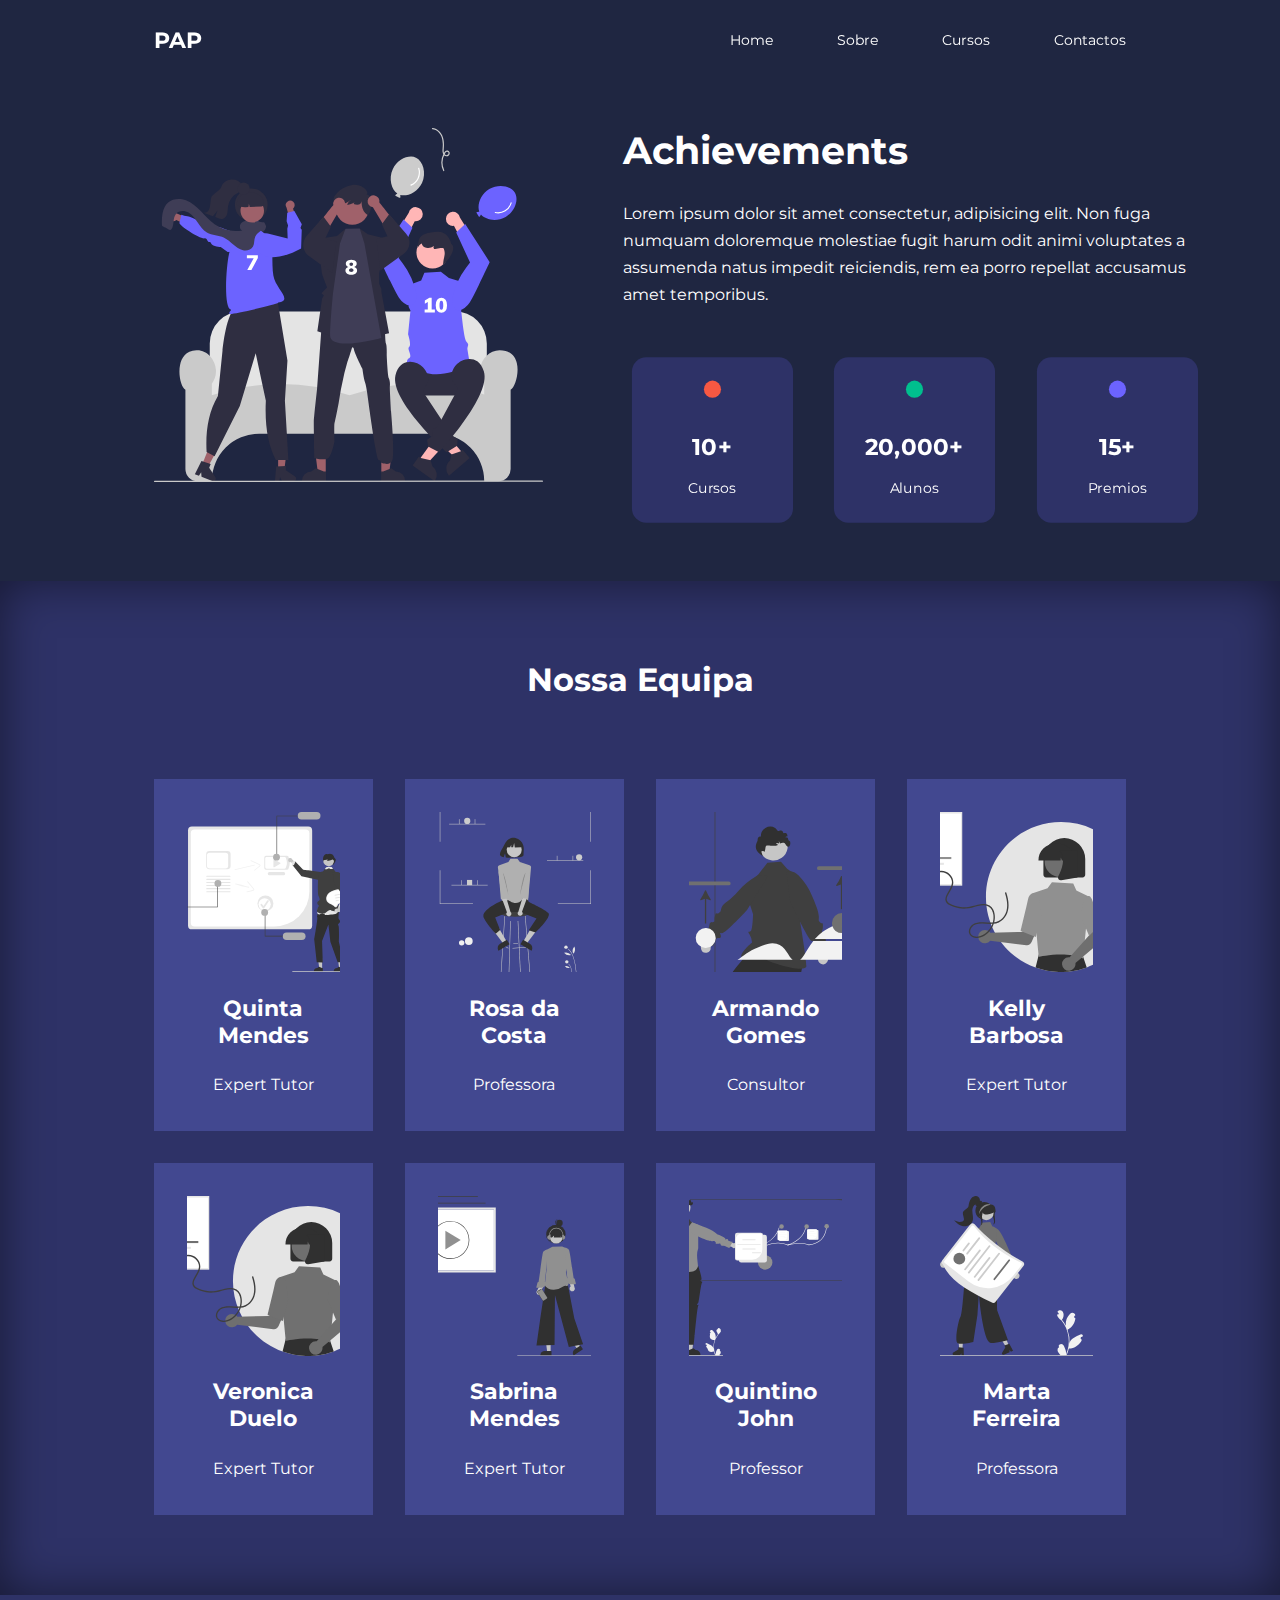
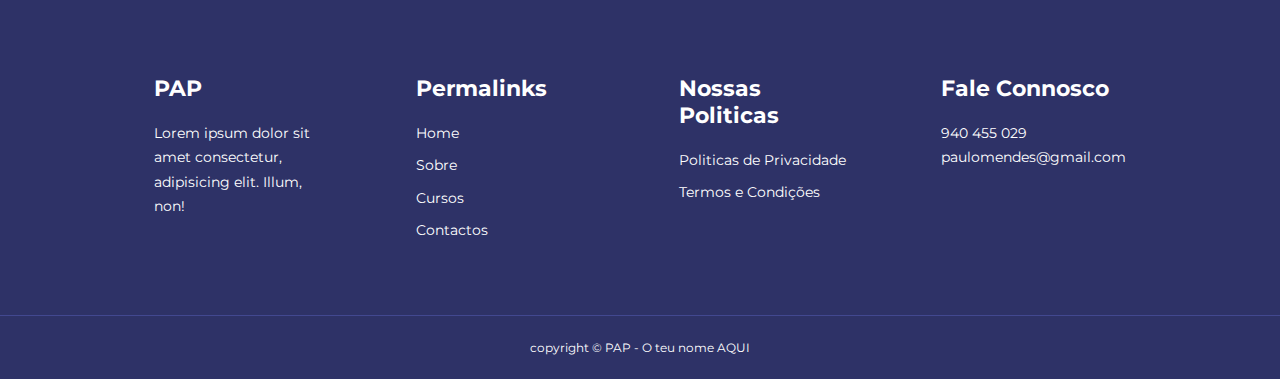
<file: sobre.html>
<!DOCTYPE html>
<html lang="pt">
  <head>
    <meta charset="UTF-8" />
    <meta http-equiv="X-UA-Compatible" content="IE=edge" />
    <meta name="viewport" content="width=device-width, initial-scale=1.0" />
    <title>PAP</title>
    <!-- ICONSCOUT CDN -->
    <link
      rel="stylesheet"
      href="https://unicons.iconscout.com/release/v2.1.6/css/unicons.css"
    />

    <!-- GOOGLE FONTS (MONTSERRAT) -->
    <link rel="preconnect" href="https://fonts.googleapis.com" />
    <link rel="preconnect" href="https://fonts.gstatic.com" crossorigin />
    <link
      href="https://fonts.googleapis.com/css2?family=Montserrat:wght@300;400;500;600;700;800;900&display=swap"
      rel="stylesheet"
    />

    <link rel="stylesheet" href="./css/style.css" />
    <link rel="stylesheet" href="./css/sobre.css" />
  </head>
  <body>
    <nav>
      <div class="container nav__container">
        <a href="index.html"><h4>PAP</h4></a>
        <ul class="nav__menu">
          <li><a href="index.html">Home</a></li>
          <li><a href="sobre.html">Sobre</a></li>
          <li><a href="cursos.html">Cursos</a></li>
          <li><a href="contatos.html">Contactos</a></li>
        </ul>
        <div class="btn" role="button" id="open-menu-btn">
          <i class="uil uil-bars" title="Open Menu"></i>
        </div>
        <div class="btn" role="button" id="close-menu-btn" title="Close Menu">
          <i class="uil uil-multiply"></i>
        </div>
      </div>
    </nav>

    <section class="about__achievements">
      <div class="container about__achievements-container">
        <div class="about__achievements-left">
          <img src="./imagens/achievement.svg" alt="achievements" />
        </div>
        <div class="about__achievements-right">
          <h1>Achievements</h1>
          <p>
            Lorem ipsum dolor sit amet consectetur, adipisicing elit. Non fuga
            numquam doloremque molestiae fugit harum odit animi voluptates a
            assumenda natus impedit reiciendis, rem ea porro repellat accusamus
            amet temporibus.
          </p>
          <div class="achievements__cards">
            <article class="achievement__card">
              <span class="achievement__icon">
                <i class="uil uil-video"></i>
              </span>
              <h3>10+</h3>
              <p>Cursos</p>
            </article>

            <article class="achievement__card">
              <span class="achievement__icon">
                <i class="uil uil-users-alt"></i>
              </span>
              <h3>20,000+</h3>
              <p>Alunos</p>
            </article>

            <article class="achievement__card">
              <span class="achievement__icon">
                <i class="uil uil-trophy"></i>
              </span>
              <h3>15+</h3>
              <p>Premios</p>
            </article>
          </div>
        </div>
      </div>
    </section>
    <!-- ============= END OF ACHIEVEMENTS ============= -->

    <section class="team">
      <h2>Nossa Equipa</h2>
      <div class="container team__container">
        <article class="team__member">
          <div class="team__member-image">
            <img src="./imagens/tm1.svg" alt="" />
          </div>
          <div class="team__member-info">
            <h4>Quinta Mendes</h4>
            <p>Expert Tutor</p>
          </div>
          <div class="team__member-socials">
            <a href="#"><i class="uil uil-instagram"></i></a>
            <a href="#"><i class="uil uil-twitter-alt"></i></a>
            <a href="#"><i class="uil uil-linkedin-alt"></i></a>
          </div>
        </article>

        <article class="team__member">
          <div class="team__member-image">
            <img src="./imagens/tm2.svg" alt="" />
          </div>
          <div class="team__member-info">
            <h4>Rosa da Costa</h4>
            <p>Professora</p>
          </div>
          <div class="team__member-socials">
            <a href="#"><i class="uil uil-instagram"></i></a>
            <a href="#"><i class="uil uil-twitter-alt"></i></a>
            <a href="#"><i class="uil uil-linkedin-alt"></i></a>
          </div>
        </article>

        <article class="team__member">
          <div class="team__member-image">
            <img src="./imagens/tm3.svg" alt="" />
          </div>
          <div class="team__member-info">
            <h4>Armando Gomes</h4>
            <p>Consultor</p>
          </div>
          <div class="team__member-socials">
            <a href="#"><i class="uil uil-instagram"></i></a>
            <a href="#"><i class="uil uil-twitter-alt"></i></a>
            <a href="#"><i class="uil uil-linkedin-alt"></i></a>
          </div>
        </article>

        <article class="team__member">
          <div class="team__member-image">
            <img src="./imagens/tm4.svg" alt="" />
          </div>
          <div class="team__member-info">
            <h4>Kelly Barbosa</h4>
            <p>Expert Tutor</p>
          </div>
          <div class="team__member-socials">
            <a href="#"><i class="uil uil-instagram"></i></a>
            <a href="#"><i class="uil uil-twitter-alt"></i></a>
            <a href="#"><i class="uil uil-linkedin-alt"></i></a>
          </div>
        </article>

        <article class="team__member">
          <div class="team__member-image">
            <img src="./imagens/tm5.svg" alt="" />
          </div>
          <div class="team__member-info">
            <h4>Veronica Duelo</h4>
            <p>Expert Tutor</p>
          </div>
          <div class="team__member-socials">
            <a href="#"><i class="uil uil-instagram"></i></a>
            <a href="#"><i class="uil uil-twitter-alt"></i></a>
            <a href="#"><i class="uil uil-linkedin-alt"></i></a>
          </div>
        </article>

        <article class="team__member">
          <div class="team__member-image">
            <img src="./imagens/tm6.svg" alt="" />
          </div>
          <div class="team__member-info">
            <h4>Sabrina Mendes</h4>
            <p>Expert Tutor</p>
          </div>
          <div class="team__member-socials">
            <a href="#"><i class="uil uil-instagram"></i></a>
            <a href="#"><i class="uil uil-twitter-alt"></i></a>
            <a href="#"><i class="uil uil-linkedin-alt"></i></a>
          </div>
        </article>

        <article class="team__member">
          <div class="team__member-image">
            <img src="./imagens/tm7.svg" alt="" />
          </div>
          <div class="team__member-info">
            <h4>Quintino John</h4>
            <p>Professor</p>
          </div>
          <div class="team__member-socials">
            <a href="#"><i class="uil uil-instagram"></i></a>
            <a href="#"><i class="uil uil-twitter-alt"></i></a>
            <a href="#"><i class="uil uil-linkedin-alt"></i></a>
          </div>
        </article>

        <article class="team__member">
          <div class="team__member-image">
            <img src="./imagens/tm8.svg" alt="" />
          </div>
          <div class="team__member-info">
            <h4>Marta Ferreira</h4>
            <p>Professora</p>
          </div>
          <div class="team__member-socials">
            <a href="#"><i class="uil uil-instagram"></i></a>
            <a href="#"><i class="uil uil-twitter-alt"></i></a>
            <a href="#"><i class="uil uil-linkedin-alt"></i></a>
          </div>
        </article>
      </div>
    </section>
    <!-- ============= END OF TEAM ============= -->

    <footer class="footer">
      <div class="container footer__container">
        <div class="footer__1">
          <a href="index.html" class="footer__logo"><h4>PAP</h4></a>
          <p>
            Lorem ipsum dolor sit amet consectetur, adipisicing elit. Illum,
            non!
          </p>
        </div>

        <div class="footer__2">
          <h4>Permalinks</h4>
          <ul class="permalinks">
            <li><a href="index.html">Home</a></li>
            <li><a href="sobre.html">Sobre</a></li>
            <li><a href="cursos.html">Cursos</a></li>
            <li><a href="contatos.html">Contactos</a></li>
          </ul>
        </div>

        <div class="footer__3">
          <h4>Nossas Politicas</h4>
          <ul class="permalinks">
            <li><a href="#">Politicas de Privacidade</a></li>
            <li><a href="#">Termos e Condições</a></li>
          </ul>
        </div>

        <div class="footer__4">
          <h4>Fale Connosco</h4>
          <div>
            <p>940 455 029</p>
            <p>paulomendes@gmail.com</p>
          </div>
          <ul class="footer__socials">
            <li>
              <a href="#"><i class="uil uil-facebook-f"></i></a>
            </li>
            <li>
              <a href="#"><i class="uil uil-instagram-alt"></i></a>
            </li>
            <li>
              <a href="#"><i class="uil uil-twitter"></i></a>
            </li>
            <li>
              <a href="#"><i class="uil uil-linkedin-alt"></i></a>
            </li>
          </ul>
        </div>
      </div>
      <div class="footer__copyright">
        <small>copyright &copy; PAP - O teu nome AQUI</small>
      </div>
    </footer>

    <script src="./main.js"></script>
  </body>
</html>
</file>
<file: css/style.css>
* {
  margin: 0;
  padding: 0;
  border: 0;
  outline: 0;
  text-decoration: none;
  list-style: none;
  box-sizing: border-box;
}

:root {
  --color-primary: #6c63ff;
  --color-success: #00bf8e;
  --color-warning: #f7c94b;
  --color-danger: #f75842;
  --color-danger-variant: rgba(247, 88, 66, 0.4);
  --color-white: #fff;
  --color-light: rgba(255, 255, 255, 0.7);
  --color-black: #000;
  --color-bg: #1f2641;
  --color-bg1: #2e3267;
  --color-bg2: #424890;

  --container-width-lg: 76%;
  --container-width-md: 90%;
  --container-width-sm: 94%;

  --transition: all 400ms ease;
}

body {
  font-family: "Montserrat", sans-serif;
  line-height: 1.7;
  color: var(--color-white);
  background: var(--color-bg);
}

.container {
  width: var(--container-width-lg);
  margin: 0 auto;
}

.section {
  padding: 6rem 0;
}

.section h2 {
  text-align: center;
  margin-bottom: 4rem;
}

h1,
h2,
h3,
h3,
h4,
h5 {
  line-height: 1.2;
}

h1 {
  font-size: 2.4rem;
}

h2 {
  font-size: 2rem;
}

h3 {
  font-size: 1.6rem;
}

h4 {
  font-size: 1.4rem;
}

a {
  color: var(--color-white);
}

img {
  width: 100%;
  display: block;
  object-fit: cover;
}

.btn {
  display: inline-block;
  background: var(--color-white);
  color: var(--color-black);
  padding: 1rem 2rem;
  border: 1px solid transparent;
  font-weight: 500;
  transition: var(--transition);
}

.btn:hover {
  background: transparent;
  color: var(--color-white);
  border-color: var(--color-white);
}

.btn-primary {
  background: var(--color-danger);
  color: var(--color-white);
}

/*  ======== NAVBAR ======== */
nav {
  background: transparent;
  width: 100vw;
  height: 5rem;
  position: fixed;
  top: 0;
  z-index: 11;
}

/* change navbar style on scroll using js */
.window-scroll {
  background: var(--color-primary);
  box-shadow: 0 1rem 2rem rgba(0, 0, 0, 0.2);
}

.nav__container {
  height: 100%;
  display: flex;
  justify-content: space-between;
  align-items: center;
}

nav .btn {
  display: none;
}

.nav__menu {
  display: flex;
  align-items: center;
  gap: 4rem;
}

.nav__menu a {
  font-size: 0.9rem;
  transition: var(--transition);
}

.nav__menu a:hover {
  color: var(--color-bg2);
}

/*  ======== HEADER ======== */
header {
  position: relative;
  top: 5rem;
  overflow: hidden;
  height: 70vh;
  margin-bottom: 5rem;
}

.header__container {
  display: grid;
  grid-template-columns: repeat(2, 1fr);
  align-items: center;
  gap: 5rem;
  height: 100%;
}

.header__left p {
  margin: 1rem 0 2.4rem;
}

/*  ======== CATEGORIES ======== */
.categories {
  background: var(--color-bg1);
  height: 32rem;
}

.categories h1 {
  line-height: 1;
  margin-bottom: 3rem;
}

.categories__container {
  display: grid;
  grid-template-columns: 40% 60%;
  /* gap: 4rem; */
}

.categories__left {
  margin-right: 4rem;
  margin-top: 60px;
}
.categories__left p {
  margin: 1rem 0 3rem;
}

.categories__right {
  margin-top: 60px;
  display: grid;
  grid-template-columns: repeat(3, 1fr);
  gap: 1.2rem;
}

.category {
  background: var(--color-bg2);
  padding: 2rem;
  border-radius: 2rem;
  transition: var(--transition);
}

.category:hover {
  box-shadow: 0 3rem 3rem rgba(0, 0, 0, 0.2);
  z-index: 1;
}

.category:nth-child(2) .category__icon {
  background: var(--color-danger);
}

.category:nth-child(3) .category__icon {
  background: var(--color-success);
}

.category:nth-child(4) .category__icon {
  background: var(--color-warning);
}

.category:nth-child(5) .category__icon {
  background: var(--color-success);
}

.category__icon {
  background: var(--color-primary);
  padding: 0.7rem;
  border-radius: 0.9rem;
}

.category h5 {
  margin: 2rem 0 1rem;
}

.category p {
  font-size: 0.85rem;
}

/*  ======== COURSES ======== */
.courses {
  margin-top: 12rem;
}

.courses h2 {
  text-align: center;
  margin-bottom: 3rem;
}

.courses__container {
  display: grid;
  grid-template-columns: repeat(3, 1fr);
  gap: 2rem;
}

.course {
  padding-bottom: 2rem;
  background: var(--color-bg1);
  text-align: center;
  border: 1px solid transparent;
  transition: var(--transition);
}

.course:hover {
  background: transparent;
  border-color: var(--color-primary);
  border-top-left-radius: 100px;
}

.course__image img {
  height: 256.57px;
}

.course__info {
  padding: 2rem;
}

.course__info p {
  margin: 1.2rem 0 2rem;
  font-size: 0.9rem;
}

/*  ======== FAQs ======== */
.faqs {
  margin-top: 5rem;
  padding-bottom: 3rem;
  background: var(--color-bg1);
  box-shadow: inset 0 0 3rem rgba(0, 0, 0, 0.5);
}

.faqs h2 {
  padding: 5rem 0;
  text-align: center;
}

.faqs__container {
  display: grid;
  grid-template-columns: repeat(2, 1fr);
  gap: 1rem;
  margin-bottom: 2rem;
}

.faq {
  padding: 2rem;
  display: flex;
  align-items: center;
  gap: 1.4rem;
  height: fit-content;
  background: var(--color-primary);
  cursor: pointer;
}

.faq h4 {
  font-size: 1rem;
  line-height: 2.2;
}

.faq__icon {
  align-self: flex-start;
  font-size: 1.2rem;
}

.faq p {
  margin-top: 0.8rem;
  display: none;
}

.faq.open p {
  display: block;
}

/*  ======== TESTIMONIALS ======== */
.testimonials__container {
  overflow-x: hidden;
  position: relative;
  margin-bottom: 5rem;
  /* margin-top: 5rem; */
}

.testimonials__container h2 {
  text-align: center;
  padding: 2rem 0;
}

.testimonial {
  padding-top: 2rem;
}

.avatar {
  width: 6rem;
  height: 6rem;
  /* border-radius: 50%; */
  overflow: hidden;
  margin: 0 auto 1rem;
  /* border: 1rem solid var(--color-bg1); */
}

.testimonial__info {
  text-align: center;
}

.testimonial__body {
  background: var(--color-primary);
  padding: 2rem;
  margin-top: 3rem;
  position: relative;
}

.testimonial__body::before {
  content: "";
  display: block;
  background: linear-gradient(
    135deg,
    transparent,
    var(--color-primary),
    var(--color-primary),
    var(--color-primary)
  );
  width: 3rem;
  height: 3rem;
  position: absolute;
  left: 45%;
  top: -1.5rem;
  transform: rotate(45deg);
}

/*  ======== FOOTER ======== */
.footer {
  background: var(--color-bg1);
  padding-top: 5rem;
  font-size: 0.9rem;
}

.footer__container {
  display: grid;
  grid-template-columns: repeat(4, 1fr);
  gap: 5rem;
}

.footer__container > div h4 {
  margin-bottom: 1.2rem;
}

.footer__1 p {
  margin: 0 0 2rem;
}

.footer ul li {
  margin-bottom: 0.5rem;
}

.footer ul li a:hover {
  text-decoration: underline;
}

.footer__socials {
  display: flex;
  gap: 1rem;
  font-size: 1.2rem;
  margin-top: 2rem;
}

.footer__copyright {
  text-align: center;
  margin-top: 4rem;
  padding: 1.2rem 0;
  border-top: 1px solid var(--color-bg2);
}

/* ============ MEDIA QUERIES (TABLES) ============ */
@media screen and (max-width: 1024px) {
  .container {
    width: var(--container-width-md);
  }

  h1 {
    font-size: 2.2rem;
  }

  h2 {
    font-size: 1.7rem;
  }

  h3 {
    font-size: 1.4rem;
  }

  h4 {
    font-size: 1.2rem;
  }

  /* h5 {
    font-size: 1rem;
  } */

  /* ========= NAVBAR ======== */

  nav .btn {
    display: inline-block;
    background: transparent;
    font-size: 1.8rem;
    color: var(--color-white);
    cursor: pointer;
  }

  nav .btn#close-menu-btn {
    display: none;
  }

  .nav__menu {
    position: fixed;
    top: 5rem;
    right: 5%;
    height: fit-content;
    width: 18rem;
    flex-direction: column;
    gap: 0;
    display: none;
  }

  .nav__menu li {
    width: 100%;
    height: 5.8rem;
    animation: animateNAV 400ms linear forwards;
    transform-origin: top right;
    opacity: 0;
  }

  .nav__menu li:nth-child(2) {
    animation-delay: 200ms;
  }

  .nav__menu li:nth-child(3) {
    animation-delay: 400ms;
  }

  .nav__menu li:nth-child(4) {
    animation-delay: 600ms;
  }

  @keyframes animateNAV {
    0% {
      transform: rotateZ(-90deg) rotateX(90deg) scale(0.1);
    }

    100% {
      transform: rotateZ(0deg) rotateX(0deg) scale(1);
      opacity: 1;
    }
  }
  .nav__menu li a {
    background: var(--color-primary);
    box-shadow: -4rem 6rem 10rem rgba(0, 0, 0, 0.6);
    width: 100%;
    height: 100%;
    display: grid;
    place-content: center;
    /* place-items: center; */
  }

  .nav__menu li a:hover {
    background: var(--color-bg2);
    color: var(--color-white);
  }

  /* ========= HEADER ======== */

  header {
    height: 52vh;
    margin-bottom: 4rem;
  }

  .header__container {
    gap: 0;
    padding-bottom: 3rem;
  }

  /* ========= CATEGORIES ======== */
  .categories {
    height: auto;
  }

  .categories__container {
    grid-template-columns: 1fr;
    gap: 3rem;
  }

  .categories__left {
    margin-right: 0;
  }

  .categories__right {
    margin-bottom: 4rem;
  }

  /*  ======== COURSES ======== */
  .courses {
    margin-top: 3rem;
  }

  .courses__container {
    grid-template-columns: repeat(2, 1fr);
  }

  /*  ======== FAQs ======== */
  .faqs__container {
    grid-template-columns: 1fr;
  }

  .faq {
    padding: 1.5rem;
  }

  /*  ======== FOOTER ======== */
  .footer__container {
    grid-template-columns: repeat(2, 1fr);
  }
}

/* ============ MEDIA QUERIES (PHONES) ============ */
@media screen and (max-width: 700px) {
  .container {
    width: var(--container-width-sm);
  }

  /* ========= NAVBAR ======== */
  .nav__menu {
    right: 3%;
  }

  /* ========= HEADER ======== */
  header {
    height: 100vh;
  }

  .header__container {
    grid-template-columns: repeat(1, 1fr);
    text-align: center;
    margin-top: 0;
  }

  .header__left p {
    margin-bottom: 1.3rem;
  }

  /* ========= CATEGORIES ======== */
  .categories__right {
    grid-template-columns: repeat(2, 1fr);
    gap: 0.7rem;
  }

  .category {
    padding: 1rem;
    border-radius: 1rem;
  }

  .category__icon {
    display: inline-block;
    margin-top: 4px;
  }

  /* ========= COURSES ======== */
  .courses__container {
    grid-template-columns: 1fr;
  }

  /* ========= TESTIMONIALS ======== */
  .testimonial__body {
    padding: 1.2rem;
  }

  /* ========= FOOTER ======== */
  .footer__container {
    grid-template-columns: 1fr;
    text-align: center;
    gap: 2rem;
  }

  .footer__1 {
    margin: 1rem auto;
  }

  .footer__socials {
    justify-content: center;
  }
}
</file>
<file: css/contatos.css>
.contact__container {
  background: var(--color-bg1);
  padding: 4rem;
  display: grid;
  grid-template-columns: 40% 60%;
  gap: 4rem;
  height: 30rem;
  margin: 13rem auto 7rem;
  border-radius: 1rem;
}

/* =========== ASIDE ========== */
.contact__aside {
  background: var(--color-primary);
  padding: 3rem;
  border-radius: 1rem;
  position: relative;
  bottom: 10rem;
}

.aside__image {
  width: 12rem;
  margin-bottom: 2rem;
}

.contact__aside h2 {
  text-align: center;
  margin-bottom: 1rem;
}

.contact__aside p {
  font-size: 0.9rem;
  margin-bottom: 2rem;
}

.contact__details li {
  display: flex;
  gap: 1rem;
  align-items: center;
  margin-bottom: 1rem;
}

.contact__socials {
  display: flex;
  gap: 0.8rem;
  margin-top: 3rem;
}

.contact__socials a {
  background: var(--color-bg2);
  padding: 0.5rem;
  border-radius: 50%;
  font-size: 0.9rem;
  transition: var(--transition);
}

.contact__socials a:hover {
  background: transparent;
}

/* =========== FORM ========== */
.contact__form {
  display: flex;
  flex-direction: column;
  gap: 1.2rem;
  margin-right: 4rem;
}

.form__name {
  display: flex;
  gap: 1.2rem;
}

.contact__form input[type="text"] {
  width: 50%;
}

input,
textarea {
  width: 100%;
  padding: 1rem;
  background: var(--color-bg);
  color: var(--color-white);
}

.contact__form .btn {
  width: max-content;
  margin-top: 1rem;
  cursor: pointer;
}

/* =========== MEDIA QUERIES (TABLES) ========== */

@media screen and (max-width: 1024px) {
  .contact {
    margin-top: 6rem;
    margin-bottom: 0;
  }

  .contact__container {
    gap: 1.5rem;
    margin-top: 3rem;
    height: auto;
    padding: 1.5rem;
  }

  .contact__aside {
    width: auto;
    padding: 1.5rem;
    bottom: 0;
  }

  .contact__form {
    align-self: center;
    margin-right: 1.5rem;
  }
}

/* =========== MEDIA QUERIES (PHONES) ========== */
@media screen and (max-width: 700px) {
  .contact__container {
    grid-template-columns: 1fr;
    gap: 3rem;
    margin-top: 0;
    padding: 0;
  }

  .contact__form {
    margin: 0 1.5rem 3rem;
  }

  .form__name {
    flex-direction: column;
  }

  .form__name input[type="text"] {
    width: 100%;
  }
}
</file>
<file: css/sobre.css>
/* ======== ACHIEVEMENT ========== */
.about__achievements {
  margin-top: 8rem;
}

.about__achievements-container {
  display: grid;
  grid-template-columns: 40% 60%;
  gap: 5rem;
  padding-bottom: 3rem;
}

.about__achievements-right > p {
  margin: 1.6rem 0 2.5rem;
}
.achievements__cards {
  display: grid;
  grid-template-columns: repeat(3, 1fr);
  gap: 1.5rem;
}

.achievement__card {
  background: var(--color-bg1);
  padding: 1.6rem;
  border-radius: 1rem;
  text-align: center;
  transition: var(--transition);
  transform: scale(0.9);
}

.achievement__card:hover {
  background: var(--color-bg2);
  box-shadow: 0 3rem 3rem rgba(0, 0, 0, 0.3);
  transform: scale(1);
}

.achievement__icon {
  display: inline-block;
  background: var(--color-danger);
  padding: 0.6rem;
  border-radius: 1rem;
  margin-bottom: 2rem;
  font-size: 2rem;
}

.achievement__card:nth-child(2) .achievement__icon {
  background: var(--color-success);
}

.achievement__card:nth-child(3) .achievement__icon {
  background: var(--color-primary);
}

.achievement__card p {
  margin-top: 1rem;
}

/* ======== TEAM ========== */
.team {
  background: var(--color-bg1);
  box-shadow: inset 0 0 3rem rgba(0, 0, 0, 0.5);
  padding-bottom: 5rem;
}

.team h2 {
  text-align: center;
  padding: 5rem 0;
}

.team__container {
  display: grid;
  grid-template-columns: repeat(4, 1fr);
  gap: 2rem;
}

.team__member {
  background: var(--color-bg2);
  padding: 2rem;
  border: 1px solid transparent;
  transition: var(--transition);
  position: relative;
  overflow: hidden;
}

.team__member:hover {
  background: transparent;
  border-color: var(--color-primary);
  transform: scale(1.1);
}

.team__member-image img {
  filter: saturate(0);
  height: 160px;
}

.team__member:hover img {
  filter: saturate(1);
}

.team__member-info * {
  text-align: center;
  margin-top: 1.4rem;
}

.team__member-info p {
  color: var(--color-white);
}

.team__member-socials {
  position: absolute;
  top: 50%;
  transform: translateY(-50%);
  right: -100%;
  display: flex;
  flex-direction: column;
  background: var(--color-primary);
  border-radius: 1rem 0 0 1rem;
  box-shadow: -2rem 0 2rem rgba(0, 0, 0, 0.3);
  transition: var(--transition);
}

.team__member-socials a {
  padding: 0.5rem;
}

.team__member:hover .team__member-socials {
  right: 0;
}

/* ================ MEDIA QUERIES (TABLES) ========== */
@media screen and (max-width: 1024px) {
  .about__achievements {
    margin-top: 5rem;
  }

  .about__achievements-container {
    grid-template-columns: 1fr;
    gap: 4rem;
  }

  .about__achievements-left {
    width: 80%;
    margin: 0 auto;
  }

  .team__container {
    grid-template-columns: repeat(3, 1fr);
    gap: 1.5rem;
  }

  .team__member {
    padding: 1rem;
  }
}

/* ================ MEDIA QUERIES (PHONES) ========== */
@media screen and (max-width: 700px) {
  .achievements__cards {
    grid-template-columns: repeat(2, 1fr);
    gap: 0.7rem;
  }

  .team__container {
    grid-template-columns: repeat(2, 1fr);
    gap: 0.7rem;
  }

  .team__member {
    padding: 0;
  }
  .team__member p {
    margin-bottom: 1.5rem;
  }
}
</file>
